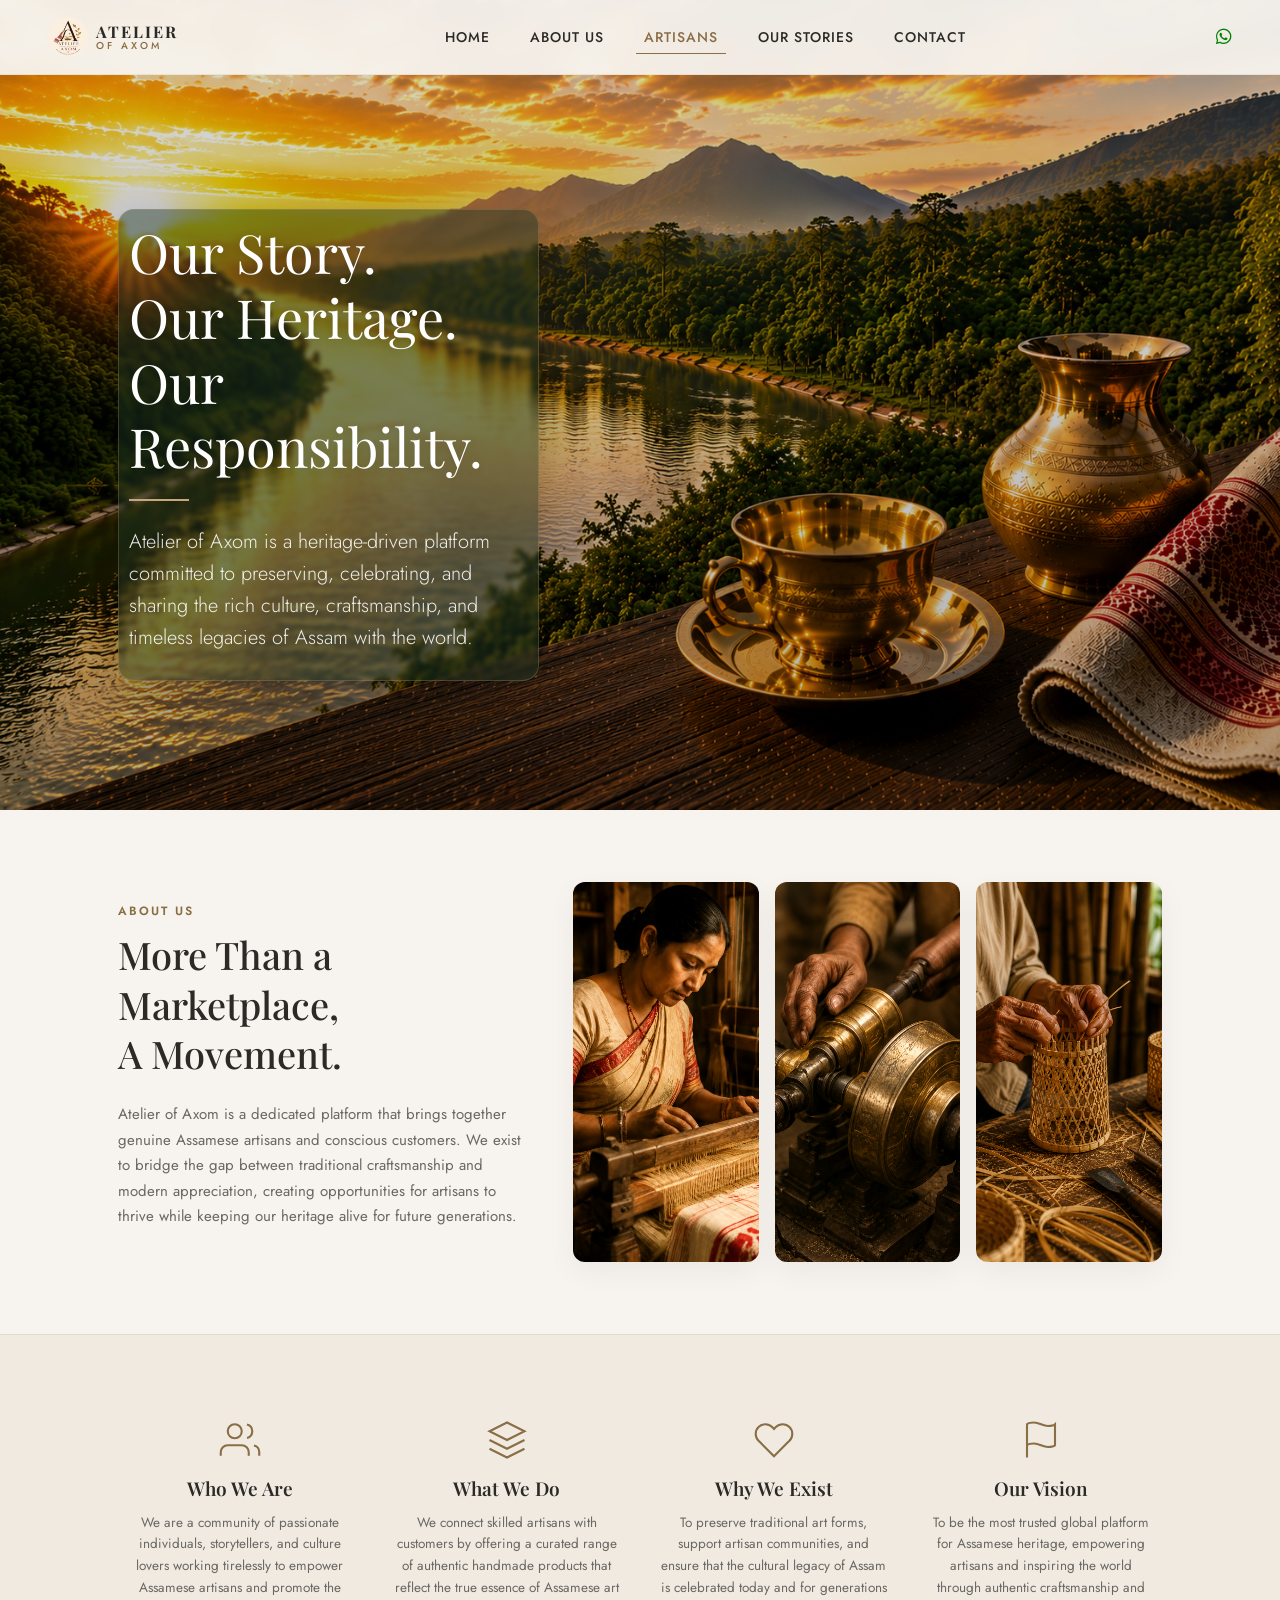
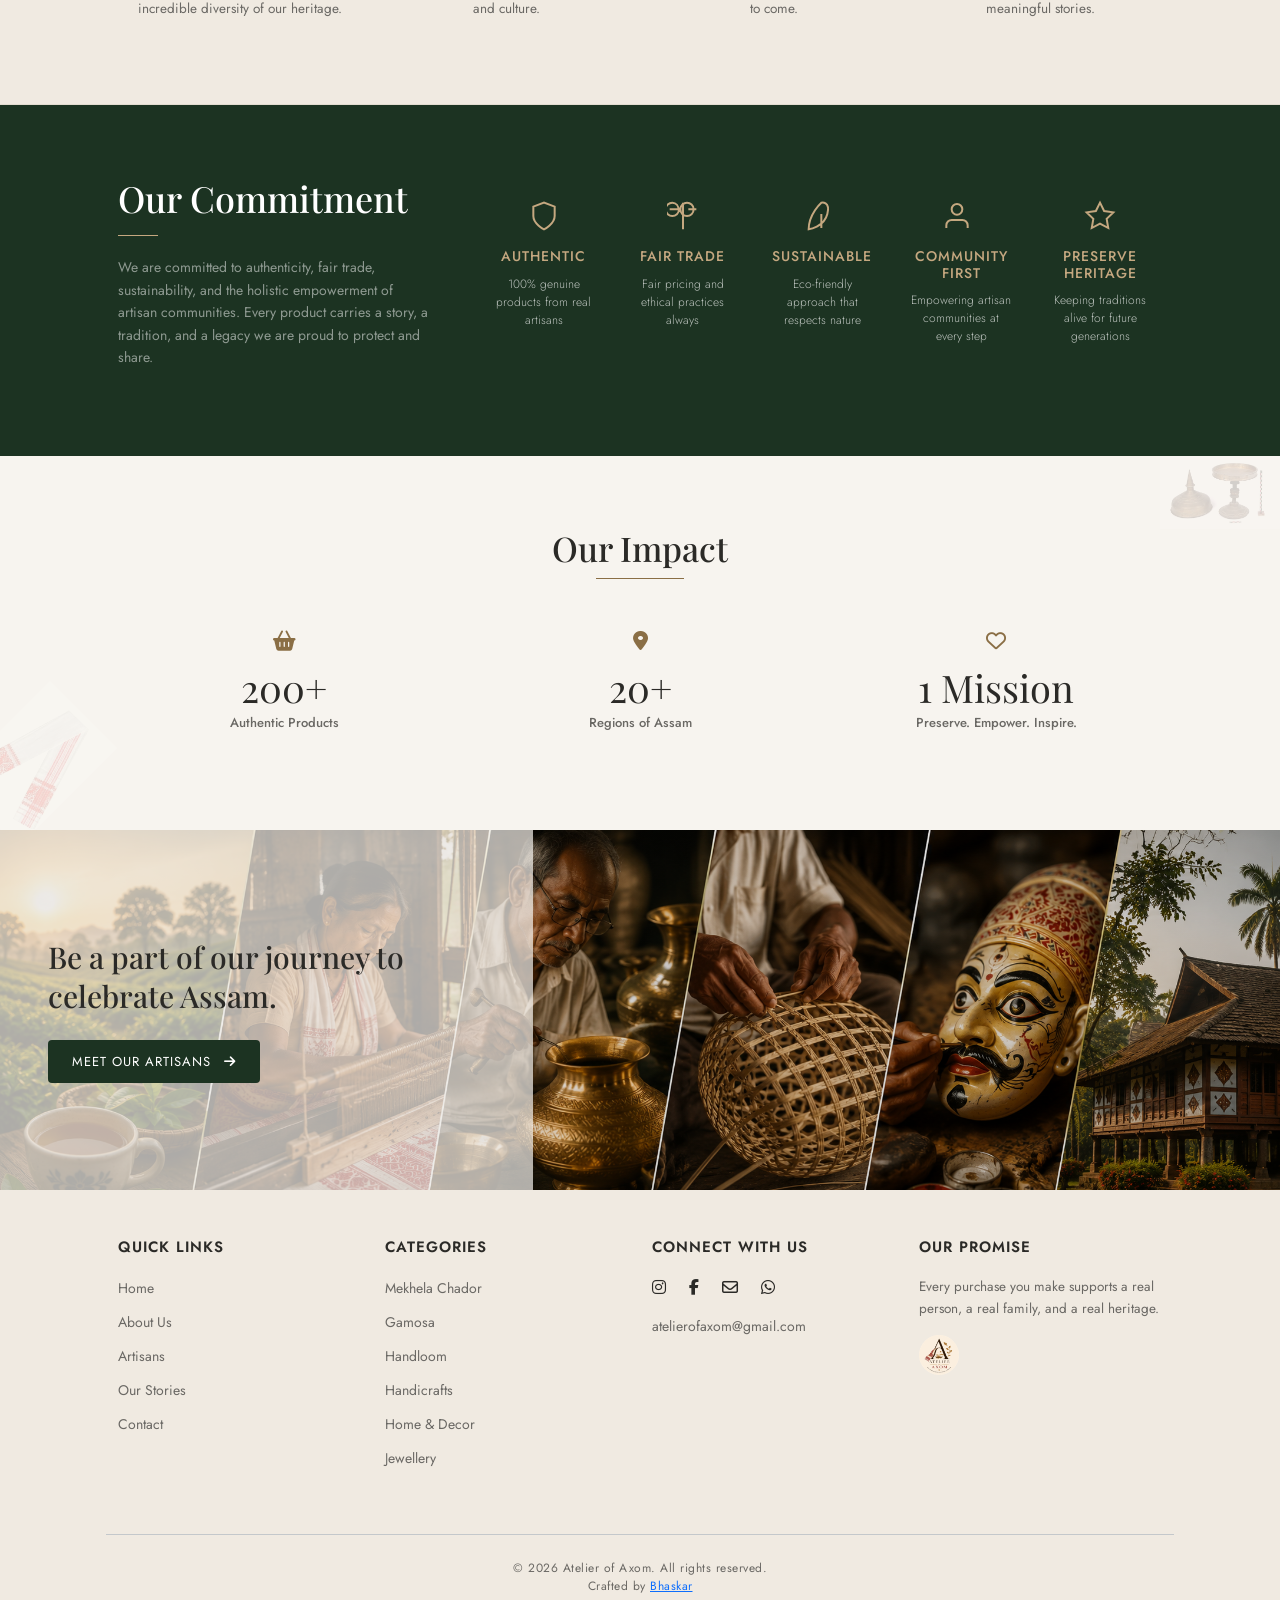
<file: index.html>
<!DOCTYPE html>
<html lang="en">
<head>
    <meta charset="UTF-8">
    <link rel="icon" type="image/x-icon" href="resources/logo/logo.png">
    <meta name="viewport" content="width=device-width, initial-scale=1.0">
    <title>Atelier of Axom - About Us</title>
    <!-- Bootstrap 5 CSS -->
    <link href="https://cdn.jsdelivr.net/npm/bootstrap@5.3.2/dist/css/bootstrap.min.css" rel="stylesheet">
    <!-- Font Awesome for Icons -->
    <link rel="stylesheet" href="https://cdnjs.cloudflare.com/ajax/libs/font-awesome/6.4.2/css/all.min.css">
    <!-- Google Fonts: Playfair Display & Jost -->
    <link rel="preconnect" href="https://fonts.googleapis.com">
    <link rel="preconnect" href="https://fonts.gstatic.com" crossorigin>
    <link href="https://fonts.googleapis.com/css2?family=Jost:wght@300;400;500;600&family=Playfair+Display:ital,wght@0,400;0,500;0,600;0,700;1,400&display=swap" rel="stylesheet">
    <!-- Custom Style -->
    <link rel="stylesheet" href="assets/css/style.css">
    <script src="assets/js/util.js"></script>
</head>
<body id="home">

    <!-- Header / Navbar -->
    <nav class="navbar navbar-expand-lg navbar-light fixed-top header-nav">
        <div class="container-fluid px-4 px-md-5">
            <a class="navbar-brand d-flex align-items-center" href="#home">

                <img src="resources/logo/logo.png" class="brand-logo-img me-2" alt="LOGO of Atelire of Axom"/>
                
                <div class="brand-text-wrapper">
                    <span class="brand-title">ATELIER</span>
                    <span class="brand-subtitle">OF AXOM</span>
                </div>
            </a>
            
            <button class="navbar-toggler border-0" type="button" data-bs-toggle="collapse" data-bs-target="#navbarNav" aria-controls="navbarNav" aria-expanded="false" aria-label="Toggle navigation">
                <span class="navbar-toggler-icon"></span>
            </button>
            
            <div class="collapse navbar-collapse justify-content-center" id="navbarNav">
                <ul class="navbar-nav gap-lg-4">
                    <li class="nav-item"><a class="nav-link" href="#home">Home</a></li>
                    <li class="nav-item"><a class="nav-link active" href="#about">About Us</a></li>
                    <li class="nav-item"><a class="nav-link" href="#artisans">Artisans</a></li>
                    <li class="nav-item"><a class="nav-link" href="stories.html">Our Stories</a></li>
                    <li class="nav-item"><a class="nav-link" href="contact.html">Contact</a></li>
                </ul>
            </div>
            
            <div class="nav-icons d-none d-lg-flex align-items-center gap-3">
                <a href="https://wa.me/919706716077" target="_blank" class="nav-icon-link" style="color:green"><i class="fa-brands fa-whatsapp"></i></a>
                <!-- <a href="#" class="nav-icon-link"><i class="fa-regular fa-user"></i></a>
                <a href="#" class="nav-icon-link"><i class="fa-solid fa-basket-shopping"></i></a>
                <a href="#" class="nav-icon-link"><i class="fa-solid fa-bars"></i></a> -->
            </div>
        </div>
    </nav>


    <header class="hero-section">
        <div class="container h-100 d-flex flex-column justify-content-center px-4 px-md-5">
            <div class="row">
                <div class="col-11 col-sm-10 col-md-8 col-lg-6 col-xl-5">

                    <div class="hero-premium-box">
                        <h1 class="hero-title">Our Story.<br>Our Heritage.<br>Our Responsibility.</h1>
                        <div class="hero-divider"></div>
                        <p class="hero-text">
                            Atelier of Axom is a heritage-driven platform committed to preserving, celebrating, and sharing the rich culture, craftsmanship, and timeless legacies of Assam with the world.
                        </p>
                    </div>

                </div>
            </div>
        </div>
    </header>


    <section class="movement-section bg-cream-light py-5" id="about">
        <div class="container px-4 px-md-5 py-4">
            <div class="row align-items-center g-5">
                <div class="col-lg-5 order-2 order-lg-1">
                    <span class="section-label">ABOUT US</span>
                    <h2 class="section-heading mt-2 mb-4">More Than a Marketplace,<br>A Movement.</h2>
                    <p class="section-desc">
                        Atelier of Axom is a dedicated platform that brings together genuine Assamese artisans and conscious customers. We exist to bridge the gap between traditional craftsmanship and modern appreciation, creating opportunities for artisans to thrive while keeping our heritage alive for future generations.
                    </p>
                </div>
                <div class="col-lg-7 order-1 order-lg-2">
                    <div class="row g-3">
                        <div class="col-4">
                            <div class="movement-img-card card-tall" style="background-image: url('resources/background_photos/bg4.png')"></div>
                        </div>
                        <div class="col-4">
                            <div class="movement-img-card card-tall" style="background-image: url('resources/background_photos/bg5.png');"></div>
                        </div>
                        <div class="col-4">
                            <div class="movement-img-card card-tall" style="background-image: url('resources/background_photos/bg6.png');"></div>
                        </div>
                    </div>
                </div>
            </div>
        </div>
    </section>

    
    <section class="philosophy-section bg-cream-dark py-5 border-top border-bottom" style="border-color: #E2DCD0 !important;">
        <div class="container px-4 px-md-5 py-3">
            <div class="row g-4 justify-content-center text-center">
                <!-- Who We Are -->
                <div class="col-md-6 col-lg-3 philosophy-col">
                    <div class="philosophy-icon-box mb-3">
                        <svg width="42" height="42" viewBox="0 0 24 24" fill="none" stroke="#8A6E45" stroke-width="1.2">
                            <path d="M17 21v-2a4 4 0 0 0-4-4H5a4 4 0 0 0-4 4v2M9 11a4 4 0 1 0 0-8 4 4 0 0 0 0 8zM23 21v-2a4 4 0 0 0-3-3.87M16 3.13a4 4 0 0 1 0 7.75"/>
                        </svg>
                    </div>
                    <h3 class="philosophy-title">Who We Are</h3>
                    <p class="philosophy-text">We are a community of passionate individuals, storytellers, and culture lovers working tirelessly to empower Assamese artisans and promote the incredible diversity of our heritage.</p>
                </div>
                <!-- What We Do -->
                <div class="col-md-6 col-lg-3 philosophy-col">
                    <div class="philosophy-icon-box mb-3">
                        <svg width="42" height="42" viewBox="0 0 24 24" fill="none" stroke="#8A6E45" stroke-width="1.2">
                            <path d="M12 2L2 7l10 5 10-5-10-5zM2 17l10 5 10-5M2 12l10 5 10-5"/>
                        </svg>
                    </div>
                    <h3 class="philosophy-title">What We Do</h3>
                    <p class="philosophy-text">We connect skilled artisans with customers by offering a curated range of authentic handmade products that reflect the true essence of Assamese art and culture.</p>
                </div>
                <!-- Why We Exist -->
                <div class="col-md-6 col-lg-3 philosophy-col">
                    <div class="philosophy-icon-box mb-3">
                        <svg width="42" height="42" viewBox="0 0 24 24" fill="none" stroke="#8A6E45" stroke-width="1.2">
                            <path d="M20.84 4.61a5.5 5.5 0 0 0-7.78 0L12 5.67l-1.06-1.06a5.5 5.5 0 0 0-7.78 7.78l1.06 1.06L12 21.23l7.78-7.78 1.06-1.06a5.5 5.5 0 0 0 0-7.78z"/>
                        </svg>
                    </div>
                    <h3 class="philosophy-title">Why We Exist</h3>
                    <p class="philosophy-text">To preserve traditional art forms, support artisan communities, and ensure that the cultural legacy of Assam is celebrated today and for generations to come.</p>
                </div>
                <!-- Our Vision -->
                <div class="col-md-6 col-lg-3 philosophy-col">
                    <div class="philosophy-icon-box mb-3">
                        <svg width="42" height="42" viewBox="0 0 24 24" fill="none" stroke="#8A6E45" stroke-width="1.2">
                            <path d="M4 15s1-1 4-1 5 2 8 2 4-1 4-1V3s-1 1-4 1-5-2-8-2-4 1-4 1zM4 22v-7"/>
                        </svg>
                    </div>
                    <h3 class="philosophy-title">Our Vision</h3>
                    <p class="philosophy-text">To be the most trusted global platform for Assamese heritage, empowering artisans and inspiring the world through authentic craftsmanship and meaningful stories.</p>
                </div>
            </div>
        </div>
    </section>

    <!-- Our Commitment Section -->
    <section class="commitment-section bg-deep-green text-white py-5">
        <div class="container px-4 px-md-5 py-4">
            <div class="row g-5 align-items-center">
                <div class="col-xl-4 col-lg-5">
                    <h2 class="commitment-main-title">Our Commitment</h2>
                    <div class="commitment-divider"></div>
                    <p class="commitment-main-desc text-white-50">
                        We are committed to authenticity, fair trade, sustainability, and the holistic empowerment of artisan communities. Every product carries a story, a tradition, and a legacy we are proud to protect and share.
                    </p>
                </div>
                <div class="col-xl-8 col-lg-7">
                    <div class="row row-cols-2 row-cols-md-3 row-cols-xl-5 g-3 text-center justify-content-center">
                        <!-- Authentic -->
                        <div class="col">
                            <div class="commitment-pillar-card">
                                <div class="pillar-icon mb-3">
                                    <svg width="32" height="32" viewBox="0 0 24 24" fill="none" stroke="#C5A880" stroke-width="1.5">
                                        <path d="M12 22s8-4 8-10V5l-8-3-8 3v7c0 6 8 10 8 10z"/>
                                    </svg>
                                </div>
                                <h4 class="pillar-title">Authentic</h4>
                                <p class="pillar-text">100% genuine products from real artisans</p>
                            </div>
                        </div>
                        <!-- Fair Trade -->
                        <div class="col">
                            <div class="commitment-pillar-card">
                                <div class="pillar-icon mb-3">
                                    <svg width="32" height="32" viewBox="0 0 24 24" fill="none" stroke="#C5A880" stroke-width="1.5">
                                        <path d="M22 7h-6M8 7H2M12 2v20M20 7c0 3-2.5 5-5 5s-5-2-5-5 2.5-5 5-5 5 2 5 5zM9 7c0 3-2.5 5-5 5S-1 10-1 7s2.5-5 5-5 5 2 5 7z"/>
                                    </svg>
                                </div>
                                <h4 class="pillar-title">Fair Trade</h4>
                                <p class="pillar-text">Fair pricing and ethical practices always</p>
                            </div>
                        </div>
                        <!-- Sustainable -->
                        <div class="col">
                            <div class="commitment-pillar-card">
                                <div class="pillar-icon mb-3">
                                    <svg width="32" height="32" viewBox="0 0 24 24" fill="none" stroke="#C5A880" stroke-width="1.5">
                                        <path d="M2 22s11.5-1.5 14-11.5S11.5 2 11.5 2 2 10.5 2 22zM11.5 21V10.5"/>
                                    </svg>
                                </div>
                                <h4 class="pillar-title">Sustainable</h4>
                                <p class="pillar-text">Eco-friendly approach that respects nature</p>
                            </div>
                        </div>
                        <!-- Community First -->
                        <div class="col">
                            <div class="commitment-pillar-card">
                                <div class="pillar-icon mb-3">
                                    <svg width="32" height="32" viewBox="0 0 24 24" fill="none" stroke="#C5A880" stroke-width="1.5">
                                        <path d="M17 21v-2a4 4 0 0 0-4-4H5a4 4 0 0 0-4 4v2M9 11a4 4 0 1 0 0-8 4 4 0 0 0 0 8z"/>
                                    </svg>
                                </div>
                                <h4 class="pillar-title">Community First</h4>
                                <p class="pillar-text">Empowering artisan communities at every step</p>
                            </div>
                        </div>
                        <!-- Preserve Heritage -->
                        <div class="col">
                            <div class="commitment-pillar-card">
                                <div class="pillar-icon mb-3">
                                    <svg width="32" height="32" viewBox="0 0 24 24" fill="none" stroke="#C5A880" stroke-width="1.5">
                                        <polygon points="12 2 15.09 8.26 22 9.27 17 14.14 18.18 21.02 12 17.77 5.82 21.02 7 14.14 2 9.27 8.91 8.26 12 2"/>
                                    </svg>
                                </div>
                                <h4 class="pillar-title">Preserve Heritage</h4>
                                <p class="pillar-text">Keeping traditions alive for future generations</p>
                            </div>
                        </div>
                    </div>
                </div>
            </div>
        </div>
    </section>

    <!-- Our Impact Section -->
    <section class="impact-section bg-cream-light py-5 position-relative overflow-hidden">
        <!-- Floating decorative corner elements mimicking authentic Assamese fabric motifs -->
        <div class="decor-pattern left-decor" style="background-image: url('resources/background_photos/bg7.png');"></div>
        <div class="decor-pattern right-decor" style="background-image: url('resources/background_photos/bg8.png');"></div>
        
        <div class="container text-center px-4 px-md-5 py-4 position-relative z-1">
            <h2 class="impact-section-title mb-5">Our Impact</h2>
            <div class="row g-4 justify-content-center">
                <!-- Stat 1 -->
                <!-- <div class="col-6 col-md-3">
                    <div class="stat-counter-box">
                        <div class="stat-icon mb-2">
                            <i class="fa-regular fa-user"></i>
                        </div>
                        <h3 class="stat-number">50+</h3>
                        <p class="stat-label">Artisan Partners</p>
                    </div>
                </div> -->
                <!-- Stat 2 -->
                <div class="col-6 col-md-4">
                    <div class="stat-counter-box">
                        <div class="stat-icon mb-2">
                            <i class="fa-solid fa-basket-shopping"></i>
                        </div>
                        <h3 class="stat-number">200+</h3>
                        <p class="stat-label">Authentic Products</p>
                    </div>
                </div>
                <!-- Stat 3 -->
                <div class="col-6 col-md-4">
                    <div class="stat-counter-box">
                        <div class="stat-icon mb-2">
                            <i class="fa-solid fa-location-dot"></i>
                        </div>
                        <h3 class="stat-number">20+</h3>
                        <p class="stat-label">Regions of Assam</p>
                    </div>
                </div>
                <!-- Stat 4 -->
                <div class="col-6 col-md-4">
                    <div class="stat-counter-box">
                        <div class="stat-icon mb-2">
                            <i class="fa-regular fa-heart"></i>
                        </div>
                        <h3 class="stat-number">1 Mission</h3>
                        <p class="stat-label">Preserve. Empower. Inspire.</p>
                    </div>
                </div>
            </div>
        </div>
    </section>

    <!-- Footer Banner Call to Action -->
    <section class="cta-banner" style="background-image: linear-gradient(rgba(0,0,0,0.1), rgba(0,0,0,0.15)), url('resources/background_photos/bg10.png');" id="artisans">
        <div class="container-fluid h-100 p-0">
            <div class="row g-0 h-100">
                <div class="col-md-5 d-flex flex-column justify-content-center px-4 px-md-5 py-5 cta-left-block">
                    <h3 class="cta-title">Be a part of our journey to celebrate Assam.</h3>
                    <a href="#" class="btn btn-dark btn-meet mt-3">Meet Our Artisans <i class="fa-solid fa-arrow-right ms-2"></i></a>
                </div>
                <div class="col-md-7">
                    <!-- Beautiful gradient/scenery container -->
                </div>
            </div>
        </div>
    </section>

    <!-- Main Footer Links & Info -->
    <footer class="main-footer bg-cream-dark py-5 text-dark">
        <div class="container px-4 px-md-5">
            <div class="row g-4">
                <!-- Column 1: Quick Links -->
                <div class="col-6 col-md-3">
                    <h5 class="footer-heading">Quick Links</h5>
                    <ul class="list-unstyled footer-links-list">
                        <li><a href="index.html#home">Home</a></li>
                        <li><a href="index.html#about">About Us</a></li>
                        <li><a href="index.html#artisans">Artisans</a></li>
                        <li><a href="stories.html">Our Stories</a></li>
                        <li><a href="contact.html">Contact</a></li>
                    </ul>
                </div>
                <!-- Column 2: Categories -->
                <div class="col-6 col-md-3">
                    <h5 class="footer-heading">Categories</h5>
                    <ul class="list-unstyled footer-links-list">
                        <li><a href="#">Mekhela Chador</a></li>
                        <li><a href="#">Gamosa</a></li>
                        <li><a href="#">Handloom</a></li>
                        <li><a href="#">Handicrafts</a></li>
                        <li><a href="#">Home & Decor</a></li>
                        <li><a href="#">Jewellery</a></li>
                    </ul>
                </div>
                <!-- Column 3: Connect With Us -->
                <div class="col-md-3">
                    <h5 class="footer-heading">Connect With Us</h5>
                    <div class="footer-socials mb-3">
                        <a href="https://www.instagram.com/atelierofaxom" target="_blank"><i class="fa-brands fa-instagram"></i></a>
                        <a href="https://www.facebook.com/share/18noSRb92J/" target="_blank"><i class="fa-brands fa-facebook-f"></i></a>
                        <!-- <a href="#"><i class="fa-brands fa-youtube"></i></a> -->
                        <a href="mailto:atelierofaxom@gmail.com" target="_blank"><i class="fa-regular fa-envelope"></i></a>
                        <a href="https://wa.me/919706716077" target="_blank"><i class="fa-brands fa-whatsapp"></i></a>
                    </div>
                    <p class="footer-email-text mb-0">atelierofaxom@gmail.com</p>
                </div>
                <!-- Column 4: Our Promise -->
                <div class="col-md-3">
                    <h5 class="footer-heading">Our Promise</h5>
                    <p class="footer-promise-text">Every purchase you make supports a real person, a real family, and a real heritage.</p>
                    <div class="footer-bottom-logo mt-3">
                        <img src="resources/logo/logo.png" class="brand-logo-img me-2" alt="LOGO of Atelire of Axom"/>
                    </div>
                </div>
            </div>
            
            <div class="row mt-5 pt-4 border-top border-secondary-subtle">
                <div class="col-12 text-center">
                    <p class="copyright-text mb-0">&copy; 2026 Atelier of Axom. All rights reserved.</p>
                    <p class="copyright-text mb-0"> Crafted by <a href='https://bhaskar1208.github.io/' target='_blank'>Bhaskar</a></p>
                </div>
            </div>
        </div>
    </footer>

    <!-- Bootstrap Bundle with Popper JS -->
    <script src="https://cdn.jsdelivr.net/npm/bootstrap@5.3.2/dist/js/bootstrap.bundle.min.js"></script>
</body>
</html>
</file>
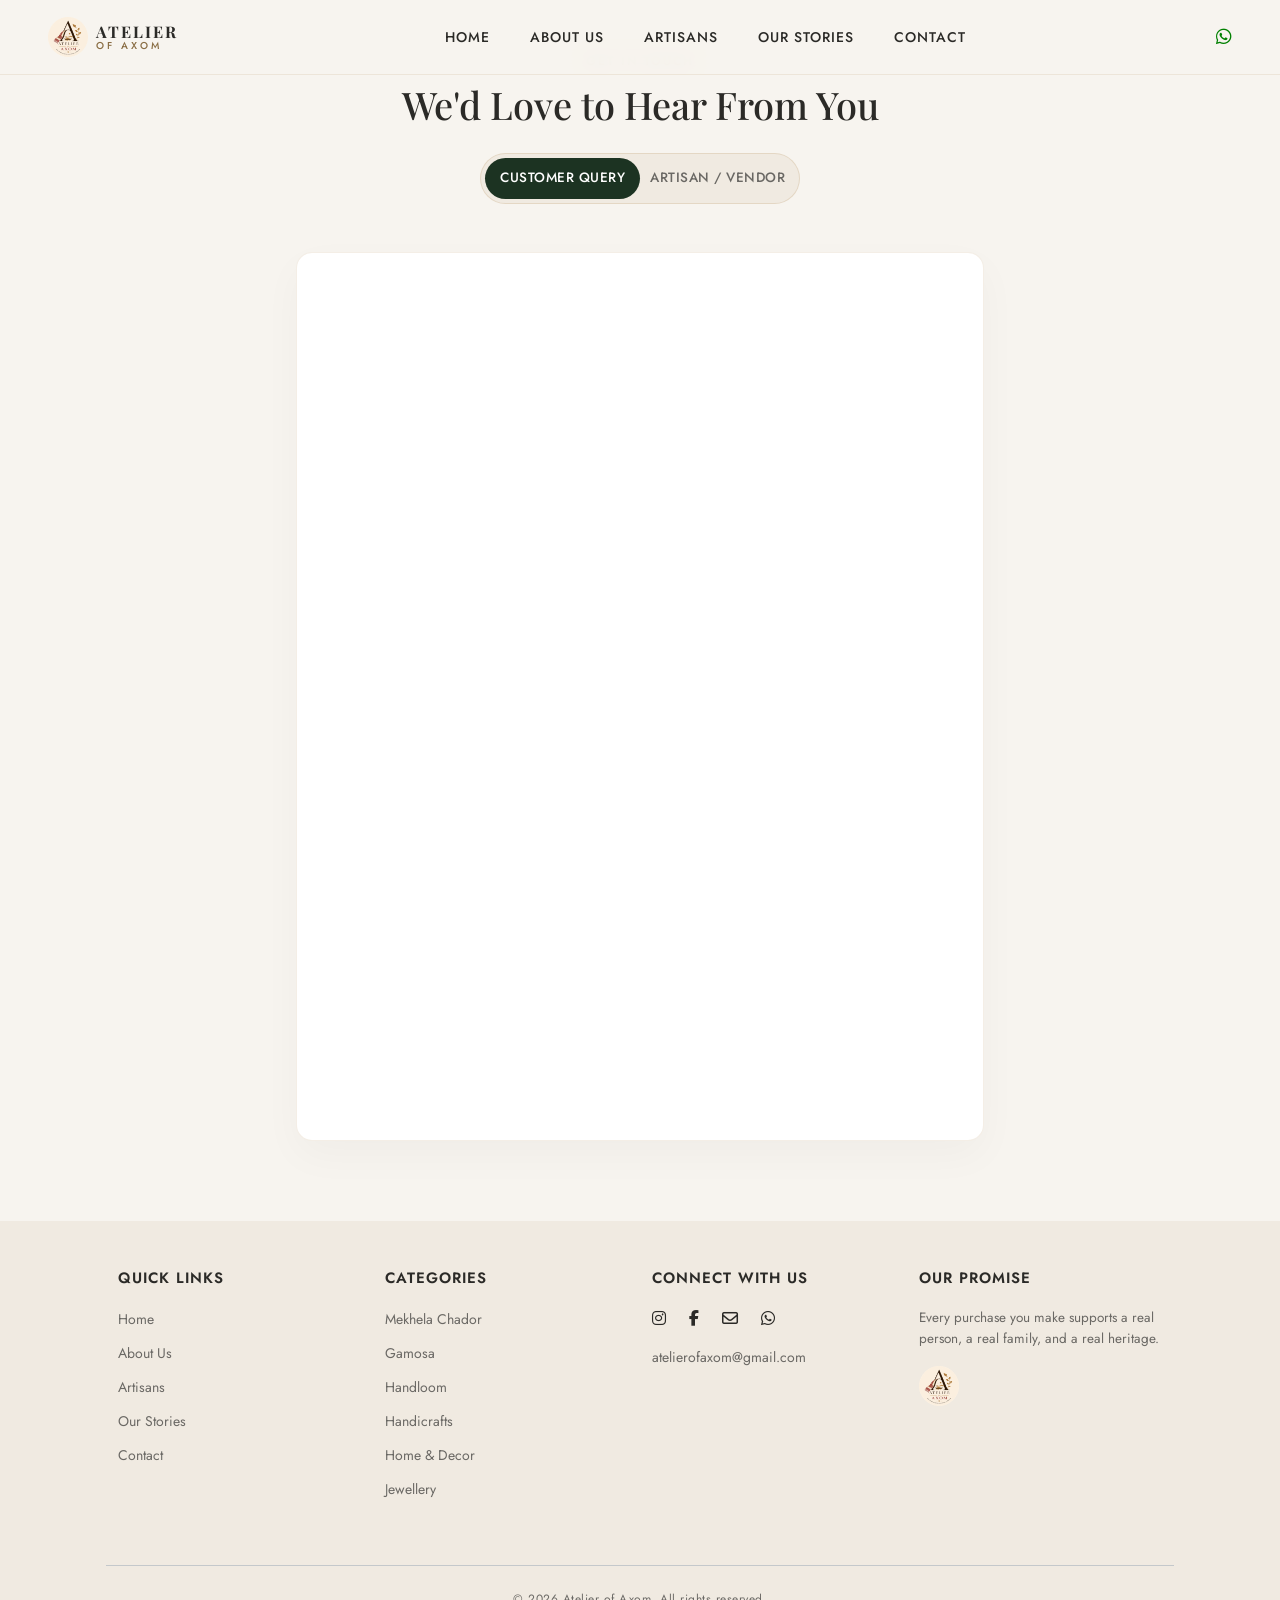
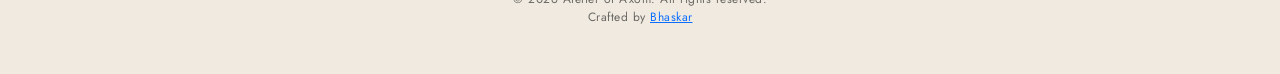
<file: contact.html>
<!DOCTYPE html>
<html lang="en">
<head>
    <meta charset="UTF-8">
    <link rel="icon" type="image/x-icon" href="resources/logo/logo.png">
    <meta name="viewport" content="width=device-width, initial-scale=1.0">
    <title>Atelier of Axom - About Us</title>
    <!-- Bootstrap 5 CSS -->
    <link href="https://cdn.jsdelivr.net/npm/bootstrap@5.3.2/dist/css/bootstrap.min.css" rel="stylesheet">
    <!-- Font Awesome for Icons -->
    <link rel="stylesheet" href="https://cdnjs.cloudflare.com/ajax/libs/font-awesome/6.4.2/css/all.min.css">
    <!-- Google Fonts: Playfair Display & Jost -->
    <link rel="preconnect" href="https://fonts.googleapis.com">
    <link rel="preconnect" href="https://fonts.gstatic.com" crossorigin>
    <link href="https://fonts.googleapis.com/css2?family=Jost:wght@300;400;500;600&family=Playfair+Display:ital,wght@0,400;0,500;0,600;0,700;1,400&display=swap" rel="stylesheet">
    <!-- Custom Style -->
    <link rel="stylesheet" href="assets/css/style.css">
    <script src="assets/js/util.js"></script>
</head>
<body id="home">

    <!-- Header / Navbar -->
    <nav class="navbar navbar-expand-lg navbar-light fixed-top header-nav">
        <div class="container-fluid px-4 px-md-5">
            <a class="navbar-brand d-flex align-items-center" href="#home">
                
                <img src="resources/logo/logo.png" class="brand-logo-img me-2" alt="LOGO of Atelire of Axom"/>
                
                <div class="brand-text-wrapper">
                    <span class="brand-title">ATELIER</span>
                    <span class="brand-subtitle">OF AXOM</span>
                </div>
            </a>
            
            <button class="navbar-toggler border-0" type="button" data-bs-toggle="collapse" data-bs-target="#navbarNav" aria-controls="navbarNav" aria-expanded="false" aria-label="Toggle navigation">
                <span class="navbar-toggler-icon"></span>
            </button>
            
            <div class="collapse navbar-collapse justify-content-center" id="navbarNav">
                <ul class="navbar-nav gap-lg-4">
                    <li class="nav-item"><a class="nav-link" href="index.html#home">Home</a></li>
                    <li class="nav-item"><a class="nav-link" href="index.html#about">About Us</a></li>
                    <li class="nav-item"><a class="nav-link" href="index.html#artisans">Artisans</a></li>
                    <li class="nav-item"><a class="nav-link" href="stories.html">Our Stories</a></li>
                    <li class="nav-item"><a class="nav-link active" href="contact.html">Contact</a></li>
                </ul>
            </div>
            
            <div class="nav-icons d-none d-lg-flex align-items-center gap-3">
                <a href="https://wa.me/919706716077" target="_blank" class="nav-icon-link" style="color:green"><i class="fa-brands fa-whatsapp"></i></a>
                <!-- <a href="#" class="nav-icon-link"><i class="fa-regular fa-user"></i></a>
                <a href="#" class="nav-icon-link"><i class="fa-solid fa-basket-shopping"></i></a>
                <a href="#" class="nav-icon-link"><i class="fa-solid fa-bars"></i></a> -->
            </div>
        </div>
    </nav>

 


    <section class="contact-form-section bg-cream-light py-5" id="contact">
        <div class="container px-4 px-md-5">
            <div class="row justify-content-center">
                <div class="col-lg-8 col-xl-7 text-center mb-5">
                    <span class="section-label">GET IN TOUCH</span>
                    <h2 class="section-heading mt-2 mb-4">We'd Love to Hear From You</h2>

                    <div class="form-toggle-wrapper mx-auto">
                        <div class="toggle-slider"></div>
                        <button type="button" class="toggle-btn active" onclick="switchForm('customer')">Customer Query</button>
                        <button type="button" class="toggle-btn" onclick="switchForm('vendor')">Artisan / Vendor</button>
                    </div>
                </div>
            </div>

            <div class="row justify-content-center">
                <div class="col-lg-10 col-xl-8">
                    <div class="form-embed-container">

                        <div id="customerForm" class="form-pane active">
                            <iframe src="https://forms.gle/aGVTHmc2EZD6Vcdh9" width="100%" height="850" frameborder="0" marginheight="0" marginwidth="0">Loading…</iframe>
                        </div>

                        <div id="vendorForm" class="form-pane">
                            <iframe src="https://forms.gle/urzpScjZduGMSed87" width="100%" height="800" frameborder="0" marginheight="0" marginwidth="0">Loading…</iframe>
                        </div>

                    </div>
                </div>
            </div>
        </div>
    </section>





    <!-- Main Footer Links & Info -->
    <footer class="main-footer bg-cream-dark py-5 text-dark">
        <div class="container px-4 px-md-5">
            <div class="row g-4">
                <!-- Column 1: Quick Links -->
                <div class="col-6 col-md-3">
                    <h5 class="footer-heading">Quick Links</h5>
                    <ul class="list-unstyled footer-links-list">
                        <li><a href="index.html#home">Home</a></li>
                        <li><a href="index.html#about">About Us</a></li>
                        <li><a href="index.html#artisans">Artisans</a></li>
                        <li><a href="stories.html">Our Stories</a></li>
                        <li><a href="contact.html">Contact</a></li>
                    </ul>
                </div>
                <!-- Column 2: Categories -->
                <div class="col-6 col-md-3">
                    <h5 class="footer-heading">Categories</h5>
                    <ul class="list-unstyled footer-links-list">
                        <li><a href="#">Mekhela Chador</a></li>
                        <li><a href="#">Gamosa</a></li>
                        <li><a href="#">Handloom</a></li>
                        <li><a href="#">Handicrafts</a></li>
                        <li><a href="#">Home & Decor</a></li>
                        <li><a href="#">Jewellery</a></li>
                    </ul>
                </div>
                <!-- Column 3: Connect With Us -->
                <div class="col-md-3">
                    <h5 class="footer-heading">Connect With Us</h5>
                    <div class="footer-socials mb-3">
                        <a href="https://www.instagram.com/atelierofaxom" target="_blank"><i class="fa-brands fa-instagram"></i></a>
                        <a href="https://www.facebook.com/share/18noSRb92J/" target="_blank"><i class="fa-brands fa-facebook-f"></i></a>
                        <!-- <a href="#"><i class="fa-brands fa-youtube"></i></a> -->
                        <a href="mailto:atelierofaxom@gmail.com" target="_blank"><i class="fa-regular fa-envelope"></i></a>
                        <a href="https://wa.me/919706716077" target="_blank"><i class="fa-brands fa-whatsapp"></i></a>
                    </div>
                    <p class="footer-email-text mb-0">atelierofaxom@gmail.com</p>
                </div>
                <!-- Column 4: Our Promise -->
                <div class="col-md-3">
                    <h5 class="footer-heading">Our Promise</h5>
                    <p class="footer-promise-text">Every purchase you make supports a real person, a real family, and a real heritage.</p>
                    <div class="footer-bottom-logo mt-3">
                        <img src="resources/logo/logo.png" class="brand-logo-img me-2" alt="LOGO of Atelire of Axom"/>
                    </div>
                </div>
            </div>
            
            <div class="row mt-5 pt-4 border-top border-secondary-subtle">
                <div class="col-12 text-center">
                    <p class="copyright-text mb-0">&copy; 2026 Atelier of Axom. All rights reserved.</p>
                    <p class="copyright-text mb-0"> Crafted by <a href='https://bhaskar1208.github.io/' target='_blank'>Bhaskar</a></p>
                </div>
            </div>
        </div>
    </footer>

    <!-- Bootstrap Bundle with Popper JS -->
    <script src="https://cdn.jsdelivr.net/npm/bootstrap@5.3.2/dist/js/bootstrap.bundle.min.js"></script>
</body>
</html>
</file>
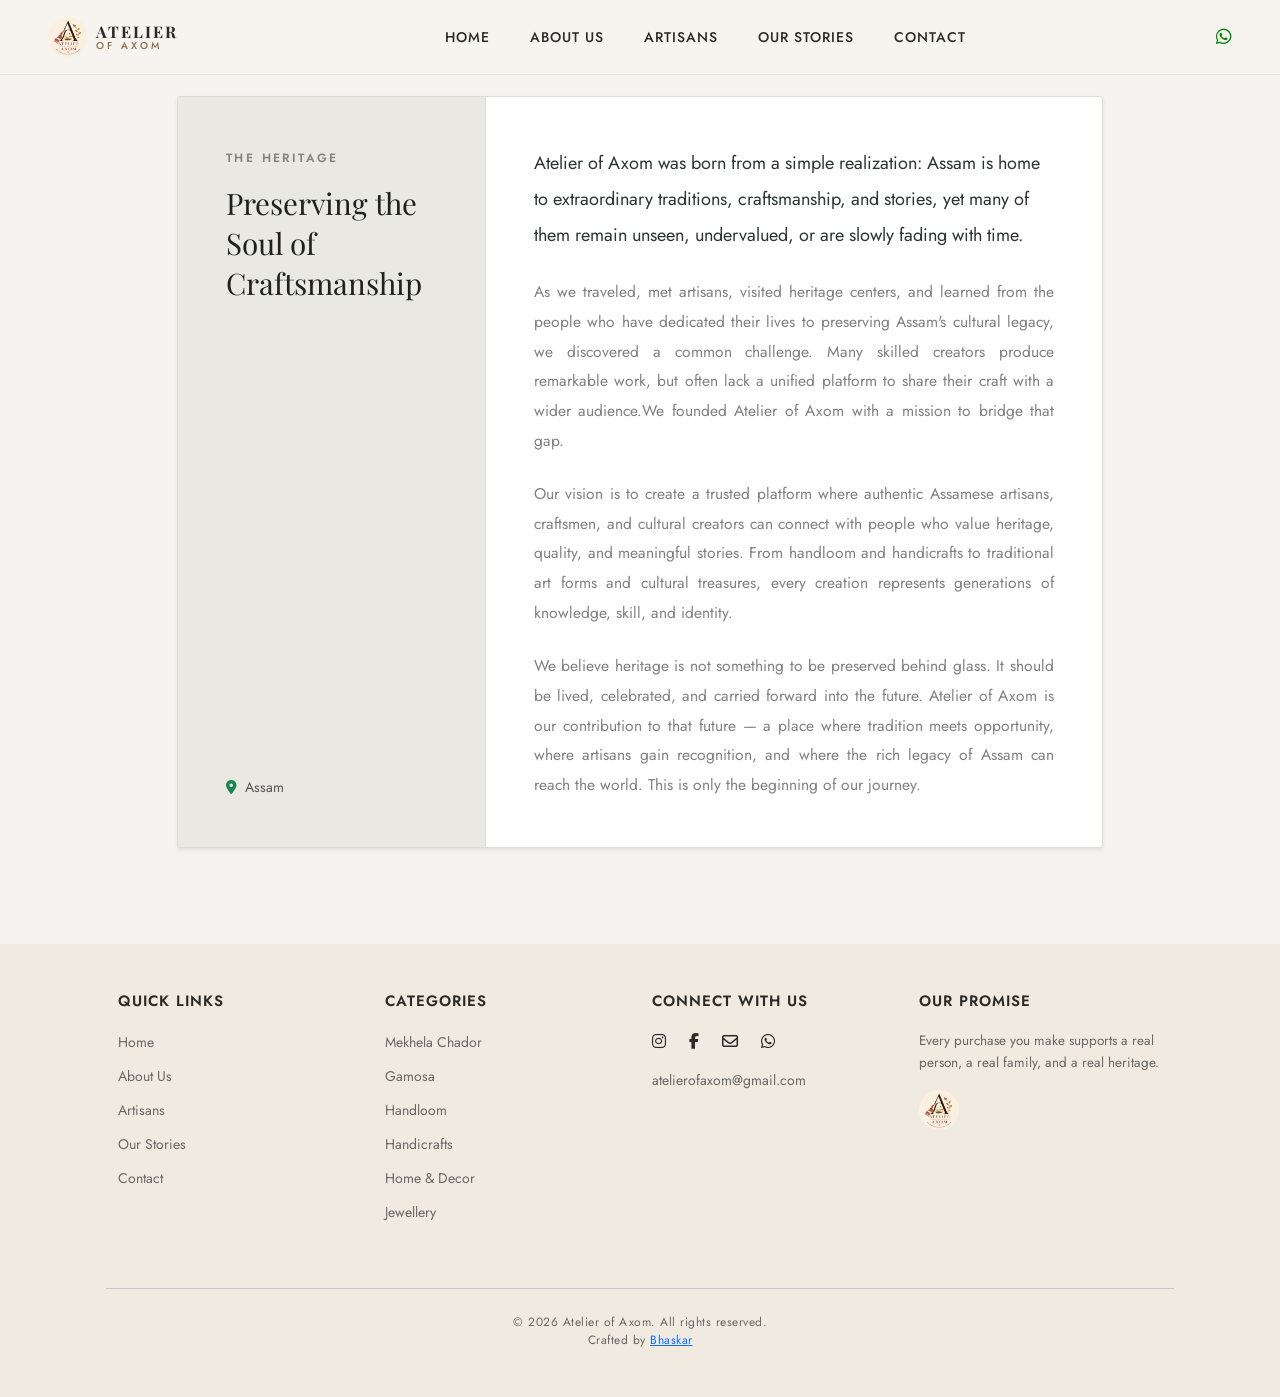
<file: stories.html>
<!DOCTYPE html>
<html lang="en">
<head>
	<meta charset="UTF-8">
	<link rel="icon" type="image/x-icon" href="resources/logo/logo.png">
	<meta name="viewport" content="width=device-width, initial-scale=1.0">
	<title>Atelier of Axom - About Us</title>
	<!-- Bootstrap 5 CSS -->
	<link href="https://cdn.jsdelivr.net/npm/bootstrap@5.3.2/dist/css/bootstrap.min.css" rel="stylesheet">
	<!-- Font Awesome for Icons -->
	<link rel="stylesheet" href="https://cdnjs.cloudflare.com/ajax/libs/font-awesome/6.4.2/css/all.min.css">
	<!-- Google Fonts: Playfair Display & Jost -->
	<link rel="preconnect" href="https://fonts.googleapis.com">
	<link rel="preconnect" href="https://fonts.gstatic.com" crossorigin>
	<link href="https://fonts.googleapis.com/css2?family=Jost:wght@300;400;500;600&family=Playfair+Display:ital,wght@0,400;0,500;0,600;0,700;1,400&display=swap" rel="stylesheet">
	<!-- Custom Style -->
	<link rel="stylesheet" href="assets/css/style.css">
	<script src="assets/js/util.js"></script>
</head>
<body id="home">

	<!-- Header / Navbar -->
	<nav class="navbar navbar-expand-lg navbar-light fixed-top header-nav">
		<div class="container-fluid px-4 px-md-5">
			<a class="navbar-brand d-flex align-items-center" href="#home">

				<img src="resources/logo/logo.png" class="brand-logo-img me-2" alt="LOGO of Atelire of Axom"/>

				<div class="brand-text-wrapper">
					<span class="brand-title">ATELIER</span>
					<span class="brand-subtitle">OF AXOM</span>
				</div>
			</a>

			<button class="navbar-toggler border-0" type="button" data-bs-toggle="collapse" data-bs-target="#navbarNav" aria-controls="navbarNav" aria-expanded="false" aria-label="Toggle navigation">
				<span class="navbar-toggler-icon"></span>
			</button>

			<div class="collapse navbar-collapse justify-content-center" id="navbarNav">
				<ul class="navbar-nav gap-lg-4">
					<li class="nav-item"><a class="nav-link" href="index.html#home">Home</a></li>
					<li class="nav-item"><a class="nav-link" href="index.html#about">About Us</a></li>
					<li class="nav-item"><a class="nav-link" href="index.html#artisans">Artisans</a></li>
					<li class="nav-item"><a class="nav-link active" href="stories.html">Our Stories</a></li>
					<li class="nav-item"><a class="nav-link" href="contact.html">Contact</a></li>
				</ul>
			</div>

			<div class="nav-icons d-none d-lg-flex align-items-center gap-3">
				<a href="https://wa.me/919706716077" target="_blank" class="nav-icon-link" style="color:green"><i class="fa-brands fa-whatsapp"></i></a>
                <!-- <a href="#" class="nav-icon-link"><i class="fa-regular fa-user"></i></a>
                <a href="#" class="nav-icon-link"><i class="fa-solid fa-basket-shopping"></i></a>
                <a href="#" class="nav-icon-link"><i class="fa-solid fa-bars"></i></a> -->
            </div>
        </div>
    </nav>




    <section class="premium-story-section py-5 position-relative" id="our-stories">
    	<div class="container py-4 py-md-5">
    		<div class="row justify-content-center">
    			<div class="col-xl-10 col-lg-11">

    				<div class="story-canvas-box shadow-sm">
    					<div class="row g-0">

    						<div class="col-md-4 story-sidebar p-4 p-md-5 d-flex flex-column justify-content-between">
    							<div>
    								<span class="story-meta-tag text-uppercase mb-3 d-inline-block">The Heritage</span>
    								<h2 class="story-main-title serif-font mb-4">Preserving the Soul of Craftsmanship</h2>
    							</div>
    							<div class="d-none d-md-block">
    								<span class="story-location-tag text-muted small">
    									<i class="fa-solid fa-location-dot me-2 text-success"></i>Assam
    								</span>
    							</div>
    						</div>

    						<div class="col-md-8 story-content-body p-4 p-md-5 bg-white">

    							<p class="story-lead mb-4">
    								Atelier of Axom was born from a simple realization: Assam is home to extraordinary traditions, craftsmanship, and stories, yet many of them remain unseen, undervalued, or are slowly fading with time.
    							</p>

    							<p class="story-paragraph mb-4">
    								As we traveled, met artisans, visited heritage centers, and learned from the people who have dedicated their lives to preserving Assam's cultural legacy, we discovered a common challenge. Many skilled creators produce remarkable work, but often lack a unified platform to share their craft with a wider audience.We founded Atelier of Axom with a mission to bridge that gap.
    							</p>

    							<p class="story-paragraph mb-4">
    								Our vision is to create a trusted platform where authentic Assamese artisans, craftsmen, and cultural creators can connect with people who value heritage, quality, and meaningful stories. From handloom and handicrafts to traditional art forms and cultural treasures, every creation represents generations of knowledge, skill, and identity.
    							</p>

    							<p class="story-paragraph mb-0">
    								We believe heritage is not something to be preserved behind glass. It should be lived, celebrated, and carried forward into the future.
    								Atelier of Axom is our contribution to that future — a place where tradition meets opportunity, where artisans gain recognition, and where the rich legacy of Assam can reach the world.
    								This is only the beginning of our journey.
    							</p>

    						</div>
    					</div>
    				</div> </div>
    			</div>
    		</div>
    	</section>






    	<!-- Main Footer Links & Info -->
    	<footer class="main-footer bg-cream-dark py-5 text-dark">
    		<div class="container px-4 px-md-5">
    			<div class="row g-4">
    				<!-- Column 1: Quick Links -->
    				<div class="col-6 col-md-3">
    					<h5 class="footer-heading">Quick Links</h5>
    					<ul class="list-unstyled footer-links-list">
    						<li><a href="index.html#home">Home</a></li>
    						<li><a href="index.html#about">About Us</a></li>
    						<li><a href="index.html#artisans">Artisans</a></li>
    						<li><a href="stories.html">Our Stories</a></li>
    						<li><a href="contact.html">Contact</a></li>
    					</ul>
    				</div>
    				<!-- Column 2: Categories -->
    				<div class="col-6 col-md-3">
    					<h5 class="footer-heading">Categories</h5>
    					<ul class="list-unstyled footer-links-list">
    						<li><a href="#">Mekhela Chador</a></li>
    						<li><a href="#">Gamosa</a></li>
    						<li><a href="#">Handloom</a></li>
    						<li><a href="#">Handicrafts</a></li>
    						<li><a href="#">Home & Decor</a></li>
    						<li><a href="#">Jewellery</a></li>
    					</ul>
    				</div>
    				<!-- Column 3: Connect With Us -->
    				<div class="col-md-3">
    					<h5 class="footer-heading">Connect With Us</h5>
    					<div class="footer-socials mb-3">
    						<a href="https://www.instagram.com/atelierofaxom" target="_blank"><i class="fa-brands fa-instagram"></i></a>
    						<a href="https://www.facebook.com/share/18noSRb92J/" target="_blank"><i class="fa-brands fa-facebook-f"></i></a>
    						<!-- <a href="#"><i class="fa-brands fa-youtube"></i></a> -->
    						<a href="mailto:atelierofaxom@gmail.com" target="_blank"><i class="fa-regular fa-envelope"></i></a>
    						<a href="https://wa.me/919706716077" target="_blank"><i class="fa-brands fa-whatsapp"></i></a>
    					</div>
    					<p class="footer-email-text mb-0">atelierofaxom@gmail.com</p>
    				</div>
    				<!-- Column 4: Our Promise -->
    				<div class="col-md-3">
    					<h5 class="footer-heading">Our Promise</h5>
    					<p class="footer-promise-text">Every purchase you make supports a real person, a real family, and a real heritage.</p>
    					<div class="footer-bottom-logo mt-3">
    						<img src="resources/logo/logo.png" class="brand-logo-img me-2" alt="LOGO of Atelire of Axom"/>
    					</div>
    				</div>
    			</div>

    			<div class="row mt-5 pt-4 border-top border-secondary-subtle">
    				<div class="col-12 text-center">
    					<p class="copyright-text mb-0">&copy; 2026 Atelier of Axom. All rights reserved.</p>
    					<p class="copyright-text mb-0"> Crafted by <a href='https://bhaskar1208.github.io/' target='_blank'>Bhaskar</a></p>
    				</div>
    			</div>
    		</div>
    	</footer>

    	<!-- Bootstrap Bundle with Popper JS -->
    	<script src="https://cdn.jsdelivr.net/npm/bootstrap@5.3.2/dist/js/bootstrap.bundle.min.js"></script>
    </body>
    </html>
</file>
<file: assets/css/style.css>
/* CSS Stylesheet for Atelier of Axom */

:root {
    --primary-gold: #C5A880;
    --accent-gold-dark: #8A6E45;
    --deep-green: #1C3322;
    --cream-light: #F7F4EF;
    --cream-dark: #F0EAE1;
    --text-dark: #2B2A27;
    --text-muted: #6A6864;
    --font-heading: 'Playfair Display', serif;
    --font-body: 'Jost', sans-serif;
}

body {
    font-family: var(--font-body);
    color: var(--text-dark);
    background-color: var(--cream-light);
    margin: 0;
    padding: 0;
    overflow-x: hidden;
    -webkit-font-smoothing: antialiased;
}

.brand-logo-img{
  height: 40px;     
  width: auto; 
  display: inline-block;
  object-fit: contain;
}


/* Navbar & Header Custom Design */
.header-nav {
    background-color: rgba(247, 244, 239, 0.95);
    backdrop-filter: blur(10px);
    border-bottom: 1px solid rgba(197, 168, 128, 0.2);
    padding: 12px 0;
    transition: all 0.3s ease;
}

.brand-text-wrapper {
    display: flex;
    flex-direction: column;
    line-height: 1.1;
}

.brand-title {
    font-family: var(--font-heading);
    font-size: 16px;
    font-weight: 700;
    letter-spacing: 2px;
    color: var(--text-dark);
}

.brand-subtitle {
    font-size: 10px;
    font-weight: 500;
    letter-spacing: 3px;
    color: var(--accent-gold-dark);
}

.navbar-nav .nav-link {
    font-size: 14px;
    font-weight: 500;
    color: var(--text-dark);
    text-transform: uppercase;
    letter-spacing: 1px;
    padding: 6px 0;
    position: relative;
}

.navbar-nav .nav-link::after {
    content: '';
    position: absolute;
    bottom: 0;
    left: 0;
    width: 0;
    height: 1px;
    background-color: var(--accent-gold-dark);
    transition: width 0.3s ease;
}

.navbar-nav .nav-link:hover::after,
.navbar-nav .nav-link.active::after {
    width: 100%;
}

.navbar-nav .nav-link.active {
    color: var(--accent-gold-dark) !important;
}

.nav-icon-link {
    color: var(--text-dark);
    font-size: 18px;
    transition: color 0.2s ease;
}

.nav-icon-link:hover {
    color: var(--accent-gold-dark);
}

/* Hero Section Design */
.hero-section {
    background-image: linear-gradient(rgba(0, 0, 0, 0.15), rgba(0, 0, 0, 0.3)), url('../../resources/background_photos/bg1.png');
    height: 90vh;
    min-height: 550px;
    background-size: cover;
    background-position: center;
    background-repeat: no-repeat;
    position: relative;
    padding-top: 80px;
}

.hero-content-box {
    color: #ffffff;
}

.hero-title {
    font-family: var(--font-heading);
    font-size: clamp(32px, 5vw, 54px);
    color: white;
    font-weight: 400;
    line-height: 1.2;
    margin-bottom: 20px;
    text-shadow: 0 2px 10px rgba(0,0,0,0.15);
}

.hero-divider {
    width: 60px;
    height: 2px;
    background-color: var(--primary-gold);
    margin-bottom: 25px;
}

.hero-text {
    font-size: clamp(18px, 5vw, 20px);
    font-weight: 300;
    line-height: 1.6;
    max-width: 480px;
    text-decoration: ;
    color: rgba(255, 255, 255, 0.9);
}

/* Movement & About Section */
.bg-cream-light {
    background-color: var(--cream-light);
}

.section-label {
    font-size: 12px;
    font-weight: 600;
    letter-spacing: 2px;
    color: var(--accent-gold-dark);
    text-transform: uppercase;
    display: inline-block;
}

.section-heading {
    font-family: var(--font-heading);
    font-size: clamp(26px, 4vw, 38px);
    color: var(--text-dark);
    line-height: 1.3;
}

.section-desc {
    font-size: 15px;
    line-height: 1.7;
    color: var(--text-muted);
}

.movement-img-card {
    border-radius: 12px;
    background-size: cover;
    background-position: center;
    box-shadow: 0 10px 30px rgba(0, 0, 0, 0.05);
}

.card-tall {
    height: 380px;
}

/* Philosophy Cards Section */
.bg-cream-dark {
    background-color: var(--cream-dark);
}

.philosophy-col {
    padding: 20px;
}

.philosophy-title {
    font-family: var(--font-heading);
    font-size: 19px;
    font-weight: 600;
    color: var(--text-dark);
    margin-bottom: 12px;
}

.philosophy-text {
    font-size: 13.5px;
    line-height: 1.6;
    color: var(--text-muted);
    max-width: 260px;
    margin: 0 auto;
}

/* Commitment Section (Deep Green Background) */
.bg-deep-green {
    background-color: var(--deep-green);
}

.commitment-main-title {
    font-family: var(--font-heading);
    font-size: clamp(28px, 4vw, 36px);
    font-weight: 500;
}

.commitment-divider {
    width: 40px;
    height: 1.5px;
    background-color: var(--primary-gold);
    margin: 15px 0 20px 0;
}

.commitment-main-desc {
    font-size: 14px;
    line-height: 1.6;
}

.commitment-pillar-card {
    padding: 15px 10px;
}

.pillar-title {
    font-size: 14px;
    font-weight: 500;
    letter-spacing: 1px;
    color: var(--primary-gold);
    margin-bottom: 10px;
    text-transform: uppercase;
}

.pillar-text {
    font-size: 12px;
    line-height: 1.5;
    color: rgba(255, 255, 255, 0.7);
    font-weight: 300;
}

/* Impact Counters Section */
.impact-section-title {
    font-family: var(--font-heading);
    font-size: clamp(26px, 4vw, 34px);
    position: relative;
    display: inline-block;
    color: var(--text-dark);
}

.impact-section-title::after {
    content: '';
    position: absolute;
    width: 50%;
    height: 1.5px;
    background-color: var(--accent-gold-dark);
    bottom: -10px;
    left: 25%;
}

.stat-counter-box {
    padding: 10px;
}

.stat-icon {
    font-size: 20px;
    color: var(--accent-gold-dark);
}

.stat-number {
    font-family: var(--font-heading);
    font-size: clamp(28px, 4vw, 38px);
    font-weight: 400;
    color: var(--text-dark);
    margin-bottom: 2px;
}

.stat-label {
    font-size: 13px;
    font-weight: 500;
    color: var(--text-muted);
}

/* Decorative side elements */
.decor-pattern {
    position: absolute;
    width: 140px;
    height: 140px;
    background-size: contain;
    background-repeat: no-repeat;
    opacity: 0.15;
}

.left-decor {
    left: -20px;
    bottom: -20px;
    transform: rotate(45deg);
}

.right-decor {
    right: -20px;
    top: -20px;
}

/* Footer CTA Banner Call to Action */
.cta-banner {
    height: 40vh;
    background-size: cover;
    background-repeat: no-repeat;
}

.cta-image{
    max-width: 100vw;
    max-width: 60vw
}
.cta-left-block {
    background-color: rgba(247, 244, 239, 0.70);
    backdrop-filter: blur(0px);
}

.cta-title {
    font-family: var(--font-heading);
    font-size: clamp(22px, 3vw, 30px);
    color: var(--text-dark);
    line-height: 1.3;
}

.btn-meet {
    background-color: var(--deep-green);
    border: none;
    color: #ffffff;
    font-size: 13px;
    text-transform: uppercase;
    letter-spacing: 1px;
    padding: 12px 24px;
    border-radius: 4px;
    align-self: flex-start;
    transition: background-color 0.2s ease;
}

.btn-meet:hover {
    background-color: #112015;
}

/* Main Footer styling */
.footer-heading {
    font-size: 15px;
    font-weight: 600;
    text-transform: uppercase;
    letter-spacing: 1px;
    margin-bottom: 20px;
    color: var(--text-dark);
}

.footer-links-list li {
    margin-bottom: 10px;
}

.footer-links-list a {
    color: var(--text-muted);
    text-decoration: none;
    font-size: 14px;
    transition: color 0.2s ease;
}

.footer-links-list a:hover {
    color: var(--accent-gold-dark);
}

.footer-socials a {
    color: var(--text-dark);
    font-size: 16px;
    margin-right: 18px;
    transition: color 0.2s ease;
}

.footer-socials a:hover {
    color: var(--accent-gold-dark);
}

.footer-email-text {
    font-size: 14px;
    color: var(--text-muted);
}

.footer-promise-text {
    font-size: 13.5px;
    line-height: 1.6;
    color: var(--text-muted);
}

.copyright-text {
    font-size: 12px;
    color: var(--text-muted);
    letter-spacing: 0.5px;
}

/* Precise Responsive Adjustments */
@media (max-width: 991.98px) {
    .navbar-collapse {
        background-color: var(--cream-light);
        padding: 20px;
        border-radius: 8px;
        margin-top: 10px;
        box-shadow: 0 10px 20px rgba(0,0,0,0.05);
    }
    .hero-section {
        height: 75vh;
    }
    .card-tall {
        height: 260px;
    }
}

@media (max-width: 575.98px) {
    .card-tall {
        height: 150px;
    }
    .philosophy-col {
        border-bottom: 1px solid rgba(138, 110, 69, 0.1);
    }
    .philosophy-col:last-child {
        border-bottom: none;
    }
}

.contact-form-section {
    position: relative;
    background-color: var(--cream-light);
    padding-bottom: 5rem !important;
}

.form-embed-container {
    background: #ffffff;
    padding: 20px;
    border-radius: 16px;
    border: 1px solid rgba(197, 168, 128, 0.25); /* Light primary gold accent border */
    box-shadow: 0 15px 40px rgba(43, 42, 39, 0.04); /* Soft premium shadow */
    overflow: hidden;
    transition: transform 0.3s ease;
}

.form-embed-container:hover {
    transform: translateY(-2px);
}


.form-toggle-wrapper {
    position: relative;
    display: flex;
    background-color: var(--cream-dark);
    border: 1px solid rgba(197, 168, 128, 0.3);
    border-radius: 30px;
    padding: 4px;
    width: 320px;
    max-width: 100%;
}

.toggle-btn {
    position: relative;
    flex: 1;
    background: none;
    border: none;
    outline: none;
    font-family: var(--font-body);
    font-size: 13.5px;
    font-weight: 500;
    text-transform: uppercase;
    letter-spacing: 0.5px;
    color: var(--text-muted);
    padding: 10px 0;
    z-index: 2;
    transition: color 0.3s cubic-bezier(0.4, 0, 0.2, 1);
}

.toggle-btn.active {
    color: #ffffff !important;
}

.toggle-slider {
    position: absolute;
    top: 4px;
    left: 4px;
    width: calc(50% - 4px);
    height: calc(100% - 8px);
    background-color: var(--deep-green);
    border-radius: 26px;
    z-index: 1;
    transition: transform 0.35s cubic-bezier(0.4, 0, 0.2, 1);
}

.form-toggle-wrapper.vendor-active .toggle-slider {
    transform: translateX(100%);
}

.form-pane {
    display: none;
    opacity: 0;
    transition: opacity 0.4s ease;
}

.form-pane.active {
    display: block;
    opacity: 1;
}

.form-embed-container {
    background: #ffffff;
    padding: 15px;
    border-radius: 16px;
    border: 1px solid rgba(197, 168, 128, 0.2);
    box-shadow: 0 15px 40px rgba(43, 42, 39, 0.03);
}
.hero-premium-box {
    background: rgba(28, 51, 34, 0.45); 
    backdrop-filter: blur(2px);
    -webkit-backdrop-filter: blur(1px); 
    padding: 10px 10px;
    border-radius: 16px;
    border: 1px solid rgba(197, 168, 128, 0.25);
    box-shadow: 0 20px 50px rgba(0, 0, 0, 0.25);
    transition: all 0.4s ease;
}



/* Custom Fonts and Typography Hooks */
.serif-font {
    font-family: 'Playfair Display', 'Georgia', serif;
    font-weight: 400;
    color: #1c221e; /* Sophisticated deep dark green-black */
}

/* Base Section Styling */
.premium-story-section {
    background-color: #F4F3F0; /* Soft, upscale linen/cream background color */
}

/* The Main Background Container Box */
.story-canvas-box {
    background: #EAE8E3; /* Slightly darker cream to frame the white text area */
    border-radius: 4px;
    overflow: hidden;
    border: 1px solid rgba(0, 0, 0, 0.05);
}

/* Left Sidebar Pillar Box */
.story-sidebar {
    background-color: #EAE8E3; /* Seamlessly blends into container background */
    border-right: 1px solid rgba(0, 0, 0, 0.04);
}

.story-meta-tag {
    font-size: 0.75rem;
    letter-spacing: 0.2em;
    color: #8A857C;
    font-weight: 600;
}

.story-main-title {
    font-size: 1.85rem;
    line-height: 1.35;
}

/* Right Content Area Box */
.story-content-body {
    background-color: #FFFFFF !important;
}

/* Long Text Formatting for Maximum Readability */
.story-lead {
    font-size: 1.130rem;
    line-height: 2;
    color: #2c3531;
    font-weight: 400;
}

.story-paragraph {
    font-size: 0.975rem;
    line-height: 1.9;
    color: grey;
    text-align: justify; /* Gives it that high-end textbook/magazine feel */
    text-justify: inter-word;
}



@media (max-width: 767.98px) {
    .cta-banner{
        background-size: 100% 80% !important;
    }
    .story-sidebar {
        position: -webkit-sticky;
        position: sticky;
        top: 40px; /* Text stays neatly tracked as you scroll down long paragraphs */
        height: max-content;
    }
    .story-lead{
        padding-top: 50px;
        text-align: justify;
    }

    .story-main-title {
        font-size: 2.2rem;
    }
    .hero-title {
        line-height: 1.6;
    }
    .form-embed-container {
        padding: 10px;
        border-radius: 12px;
    }
    .hero-content-box {
         background: transparent !important;
         margin-top: 0 !important;
         padding: 0 !important;
    }
     .hero-section {
        background-size: 100% 100% !important;
        background-image: linear-gradient(rgba(0, 0, 0, 0.15), rgba(0, 0, 0, 0.3)), url('../../resources/background_photos/bg1_mobile.png') !important;
    }
    .hero-premium-box {
        background: rgba(24, 43, 29, 0.65) !important;
        backdrop-filter: blur(1px) !important;
        padding: 10px 25px !important;
        border-radius: 16px !important;
    }
}
</file>
